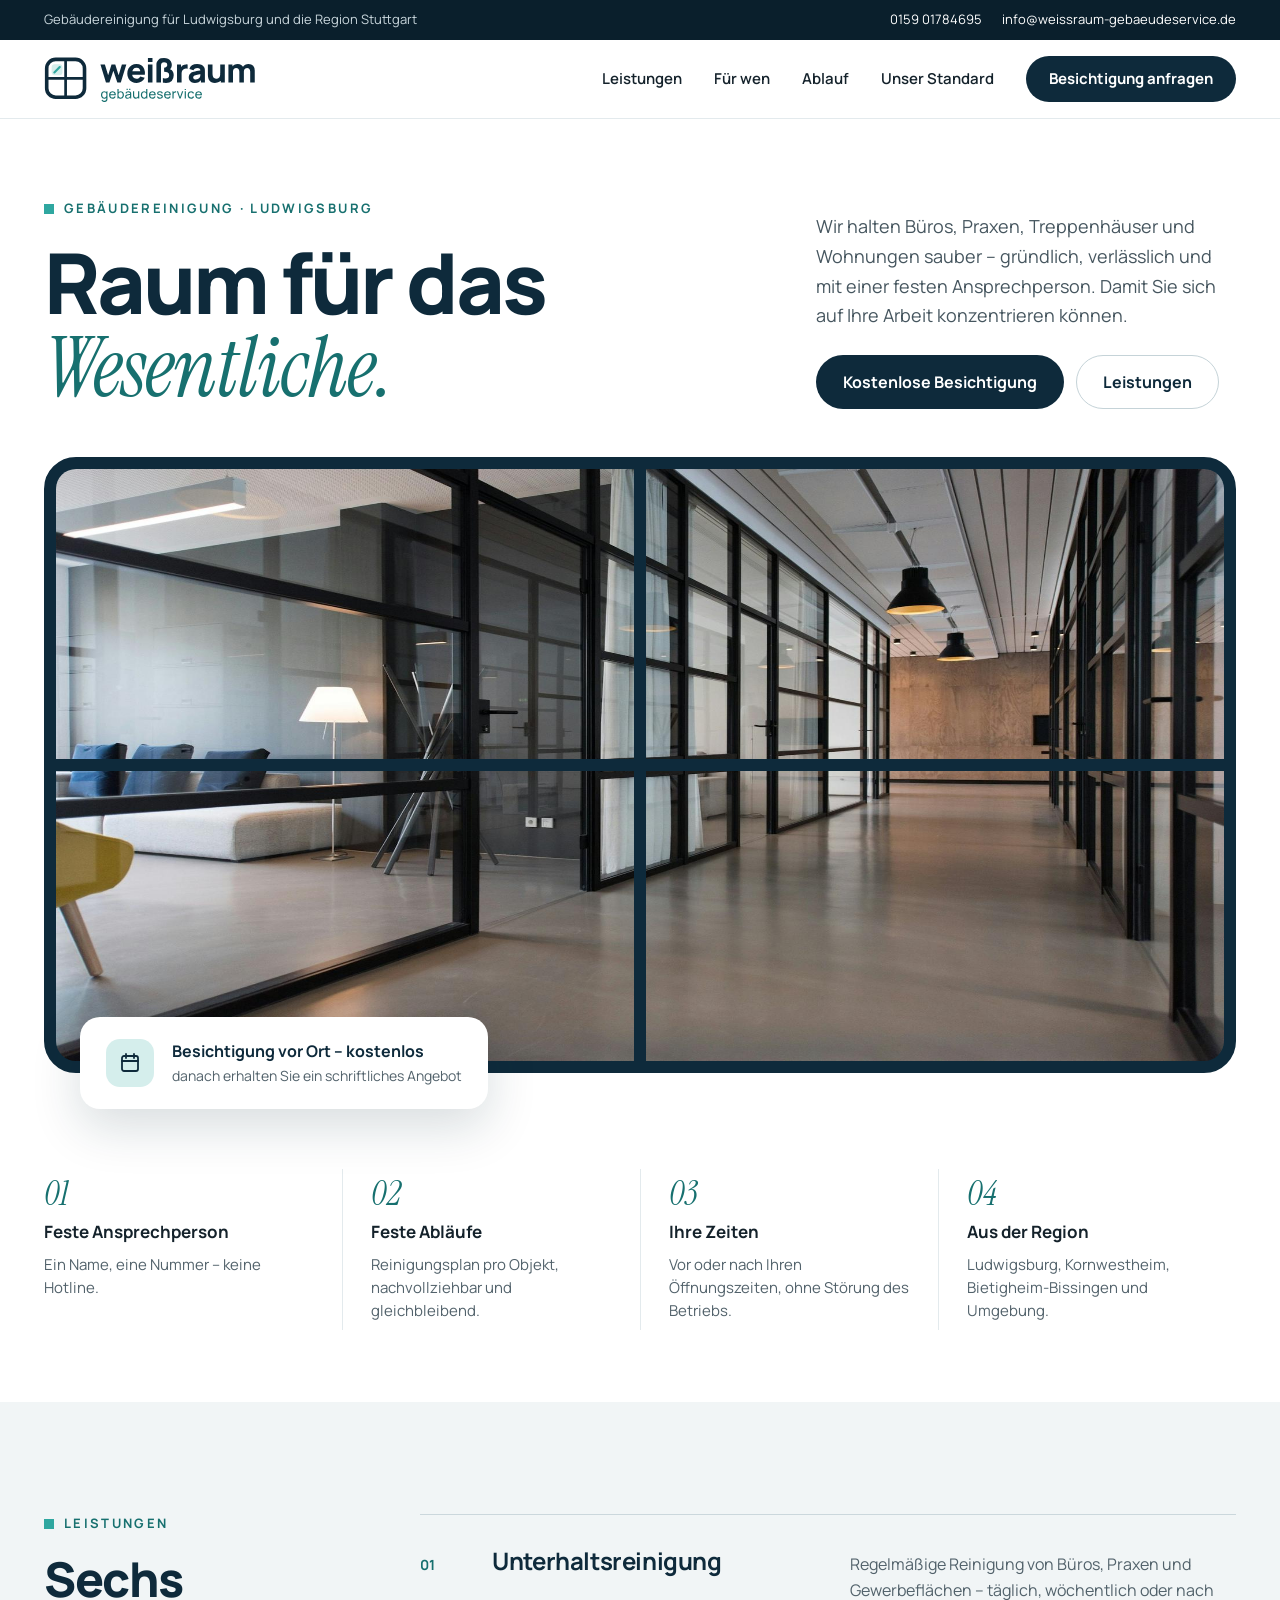
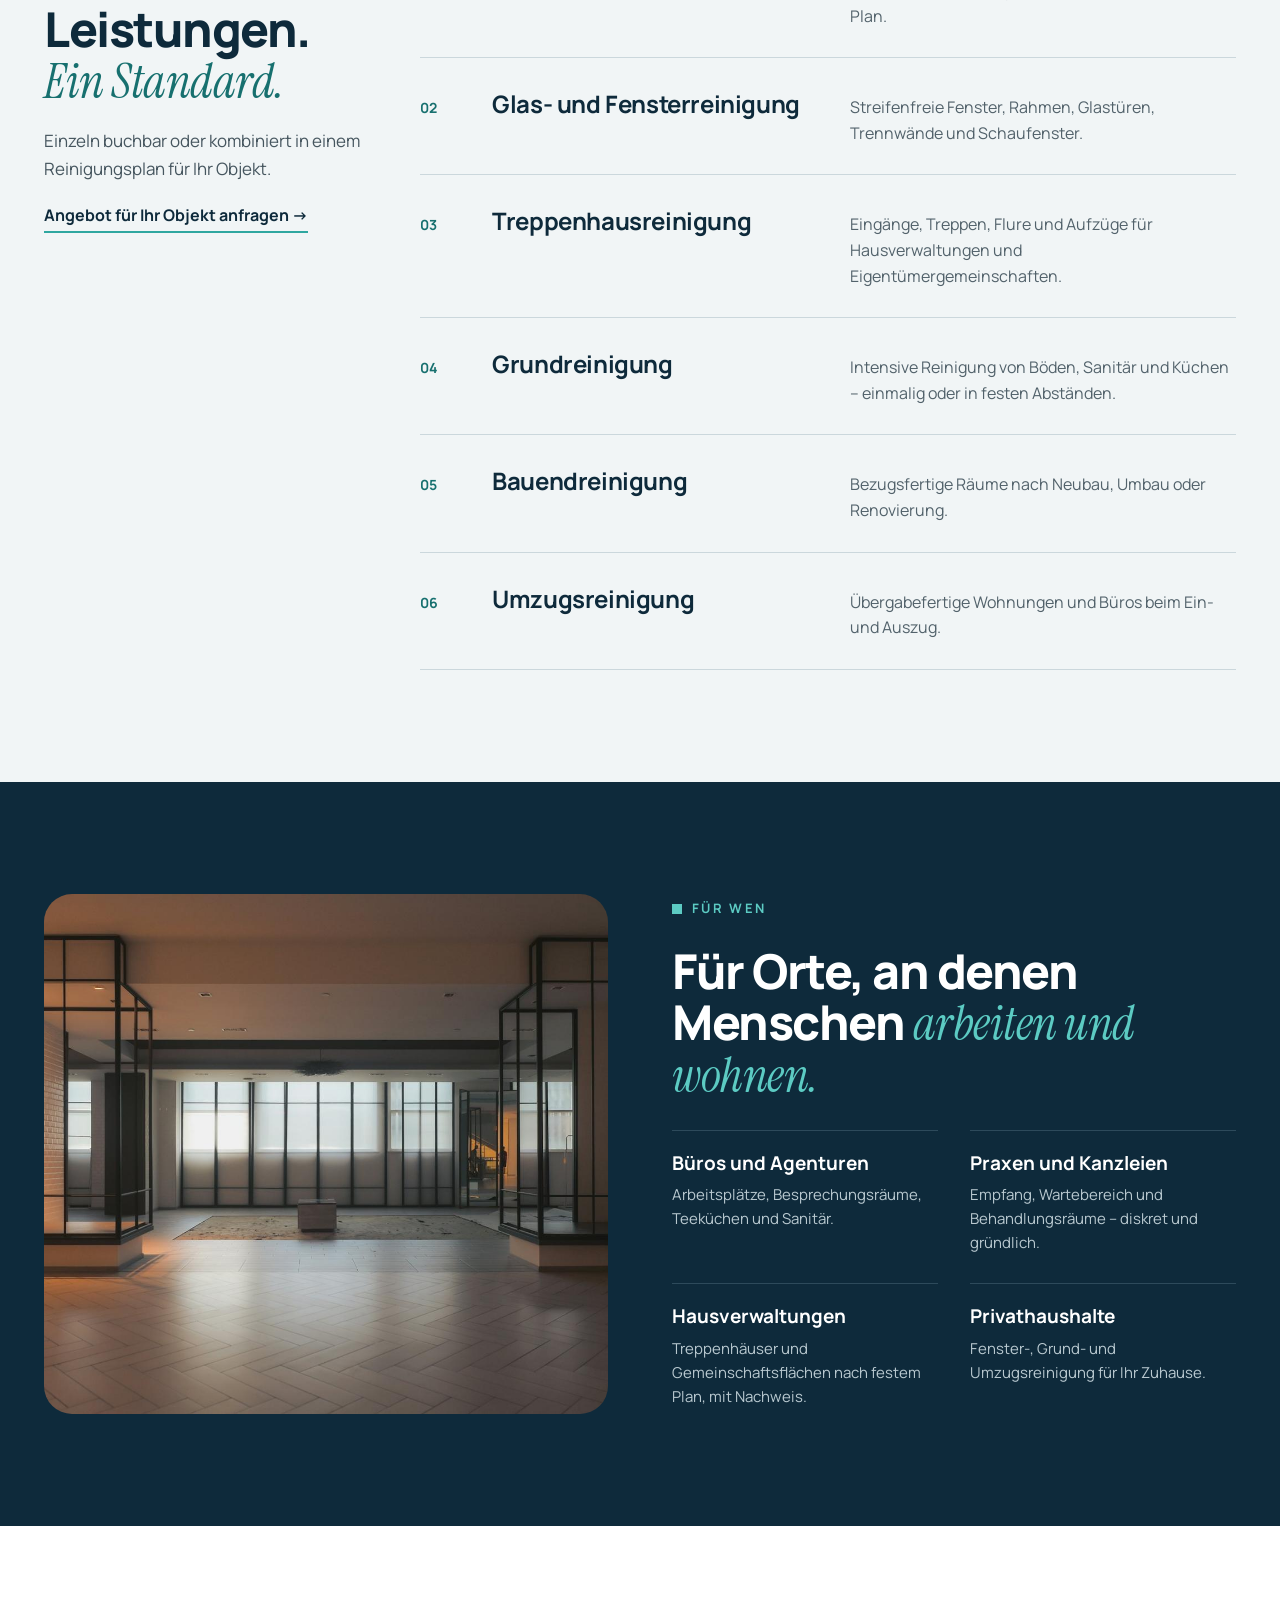
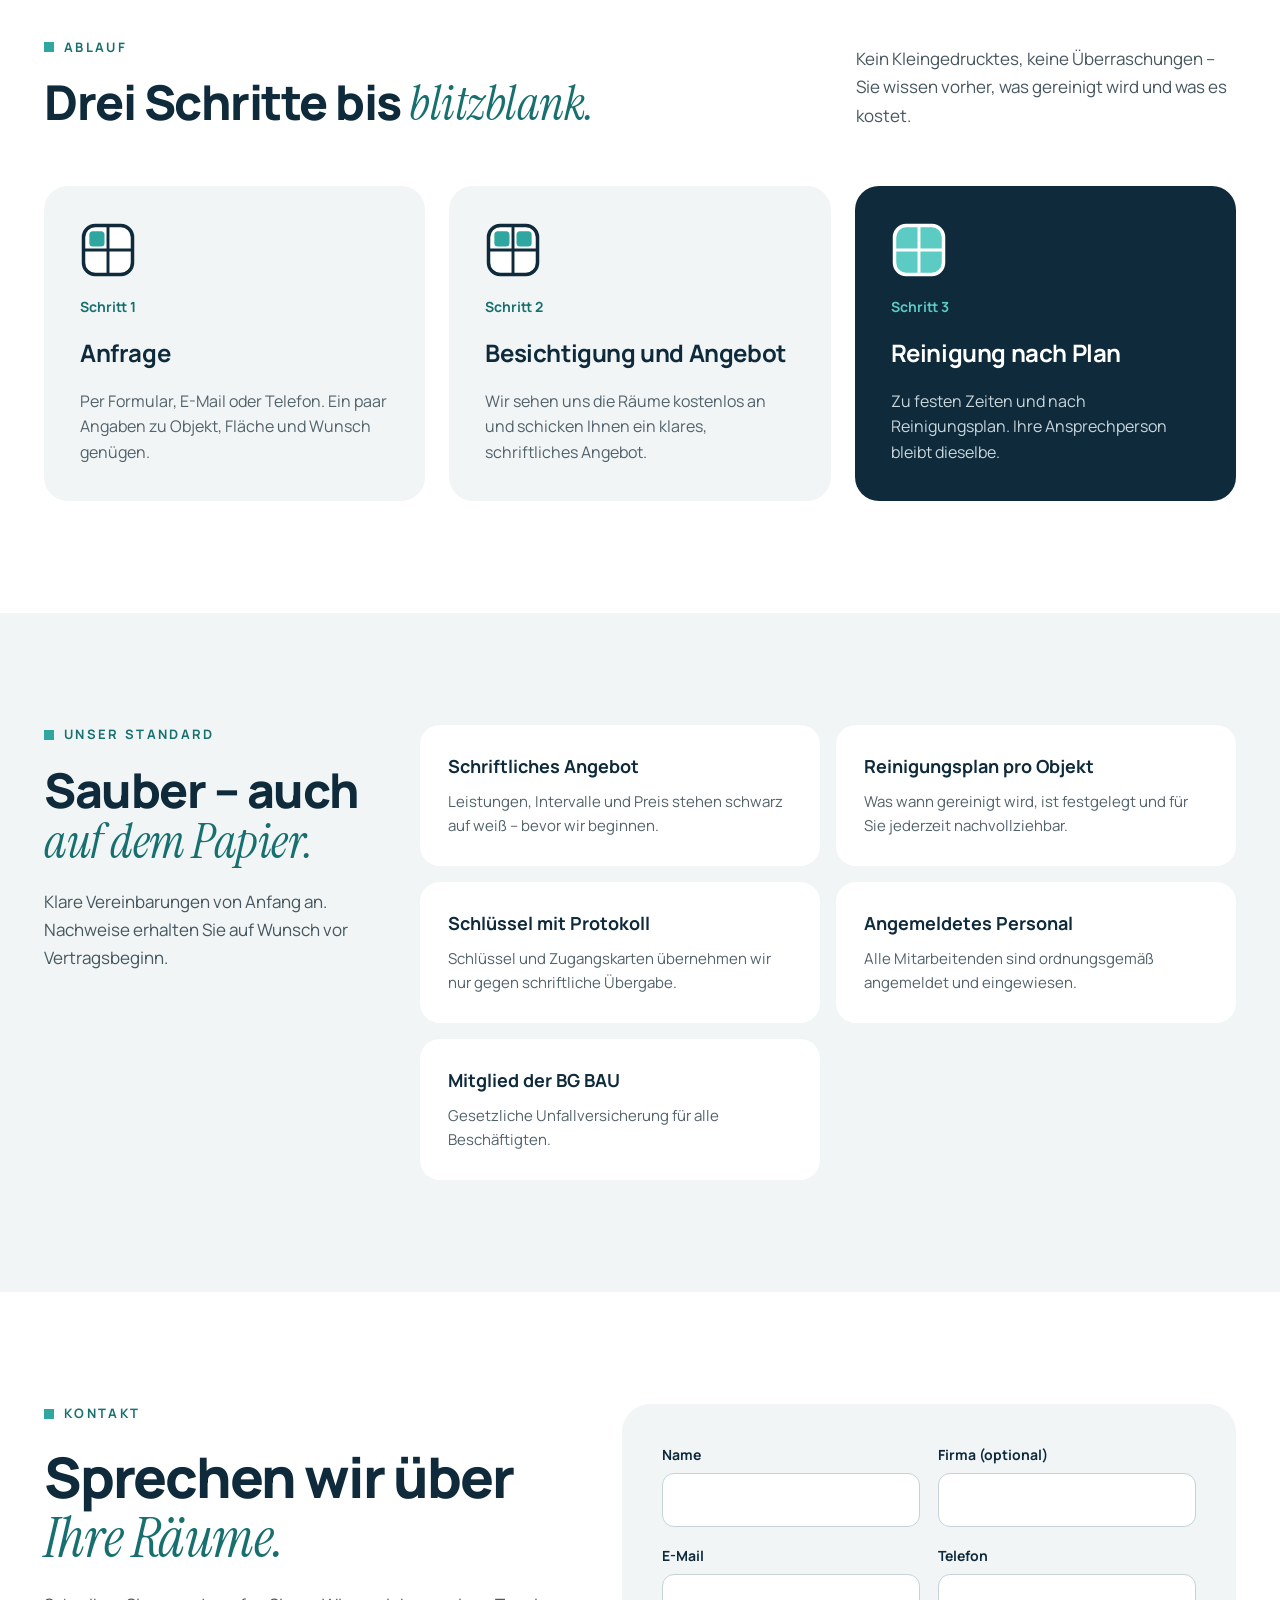
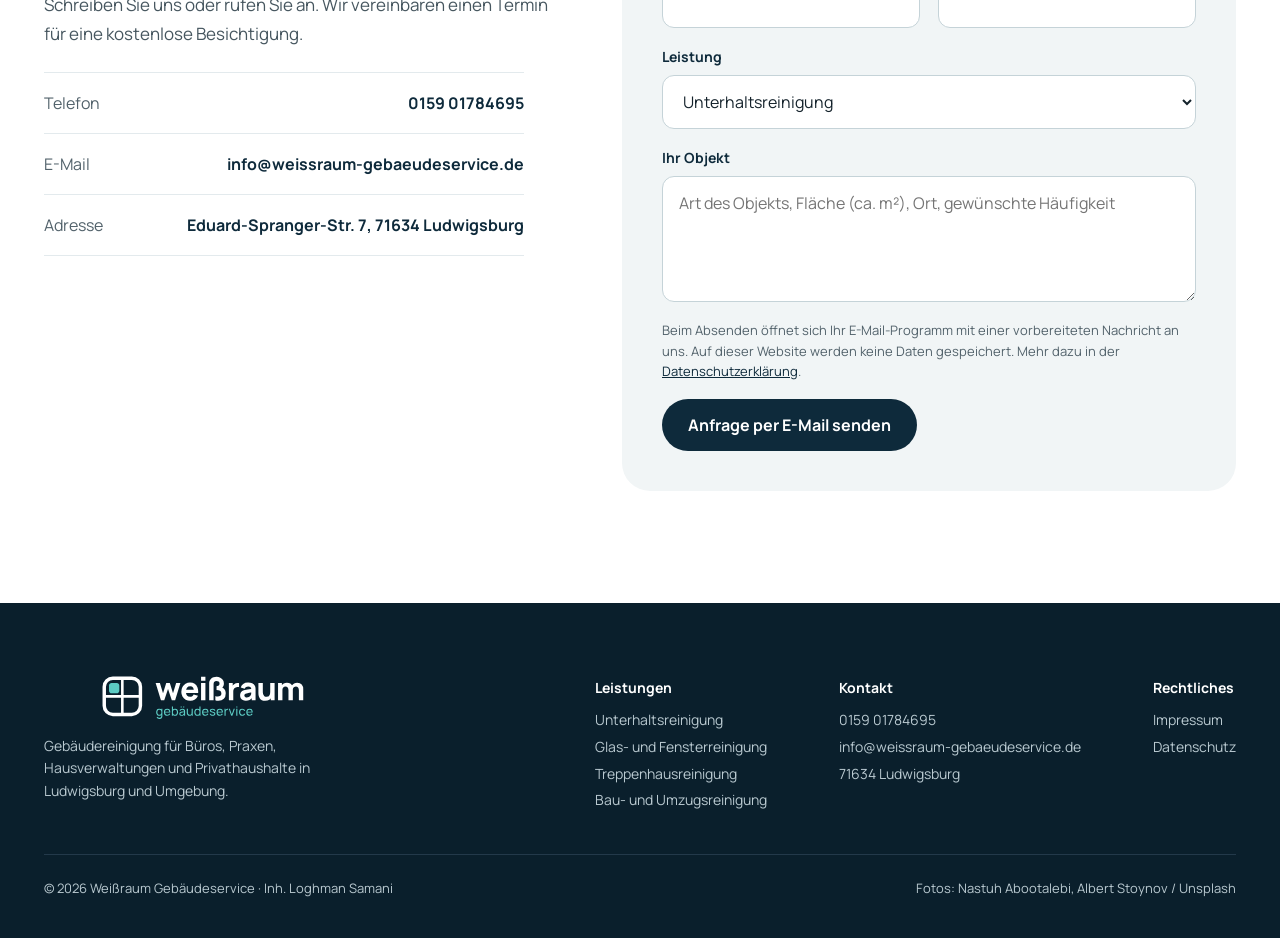
<file: index.html>
<!doctype html>
<html lang="de">
<head>
<meta charset="utf-8">
<meta name="viewport" content="width=device-width, initial-scale=1">
<title>Weißraum Gebäudeservice – Gebäudereinigung in Ludwigsburg</title>
<meta name="description" content="Gebäudereinigung in Ludwigsburg und Umgebung: Unterhaltsreinigung, Glas- und Fensterreinigung, Treppenhaus-, Grund-, Bauend- und Umzugsreinigung. Kostenlose Besichtigung.">
<link rel="canonical" href="https://weissraum-gebaeudeservice.de/">
<meta name="theme-color" content="#0E2A3B">
<meta property="og:type" content="website">
<meta property="og:locale" content="de_DE">
<meta property="og:site_name" content="Weißraum Gebäudeservice">
<meta property="og:title" content="Weißraum Gebäudeservice – Gebäudereinigung in Ludwigsburg">
<meta property="og:description" content="Büros, Praxen, Treppenhäuser und Wohnungen – gründlich, verlässlich, mit fester Ansprechperson. Kostenlose Besichtigung.">
<meta property="og:url" content="https://weissraum-gebaeudeservice.de/">
<meta property="og:image" content="https://weissraum-gebaeudeservice.de/assets/img/og-image.png">
<link rel="icon" href="/favicon.ico" sizes="any">
<link rel="icon" href="/favicon.svg" type="image/svg+xml">
<link rel="apple-touch-icon" href="/apple-touch-icon.png">
<link rel="manifest" href="/site.webmanifest">
<link rel="preload" href="/assets/fonts/manrope.woff2" as="font" type="font/woff2" crossorigin>
<link rel="stylesheet" href="/assets/css/style.css">
<script type="application/ld+json">
{
  "@context": "https://schema.org",
  "@type": "LocalBusiness",
  "name": "Weißraum Gebäudeservice",
  "description": "Gebäudereinigung in Ludwigsburg und Umgebung",
  "url": "https://weissraum-gebaeudeservice.de/",
  "logo": "https://weissraum-gebaeudeservice.de/app-icon-512.png",
  "image": "https://weissraum-gebaeudeservice.de/assets/img/og-image.png",
  "telephone": "+49 159 01784695",
  "email": "info@weissraum-gebaeudeservice.de",
  "address": {
    "@type": "PostalAddress",
    "streetAddress": "Eduard-Spranger-Str. 7",
    "postalCode": "71634",
    "addressLocality": "Ludwigsburg",
    "addressCountry": "DE"
  },
  "areaServed": ["Ludwigsburg", "Kornwestheim", "Bietigheim-Bissingen", "Region Stuttgart"]
}
</script>
</head>
<body>
<a class="skip" href="#inhalt">Zum Inhalt springen</a>

<div class="topbar">
  <div class="wrap">
    <span>Gebäudereinigung für Ludwigsburg und die Region Stuttgart</span>
    <span class="contacts">
      <a href="tel:+4915901784695">0159 01784695</a>
      <a href="mailto:info@weissraum-gebaeudeservice.de">info@weissraum-gebaeudeservice.de</a>
    </span>
  </div>
</div>

<header class="site-header">
  <div class="wrap">
    <a class="brand" href="/" aria-label="Weißraum Gebäudeservice – Startseite"><img src="/assets/img/logo.svg" alt="Weißraum Gebäudeservice" width="307" height="66"></a>
    <nav class="nav" aria-label="Hauptnavigation">
      <a href="#leistungen">Leistungen</a>
      <a href="#kunden">Für wen</a>
      <a href="#ablauf">Ablauf</a>
      <a href="#standard">Unser Standard</a>
      <a class="btn btn-primary" href="#kontakt">Besichtigung anfragen</a>
    </nav>
  </div>
</header>

<main id="inhalt">

  <section class="hero">
    <div class="wrap">
      <div class="hero-top">
        <div class="hero-title">
          <p class="eyebrow">Gebäudereinigung · Ludwigsburg</p>
          <h1>Raum für das <span class="serif">Wesentliche.</span></h1>
        </div>
        <div class="hero-side">
          <p>Wir halten Büros, Praxen, Treppenhäuser und Wohnungen sauber – gründlich, verlässlich und mit einer festen Ansprechperson. Damit Sie sich auf Ihre Arbeit konzentrieren können.</p>
          <div class="actions">
            <a class="btn btn-primary" href="#kontakt">Kostenlose Besichtigung</a>
            <a class="btn btn-ghost" href="#leistungen">Leistungen</a>
          </div>
        </div>
      </div>
      <div class="window">
        <div class="window-panes" role="img" aria-label="Heller Flur mit Glastüren in einem Bürogebäude">
          <span></span><span></span><span></span><span></span>
        </div>
        <div class="window-card">
          <span class="ico"><svg width="24" height="24" viewBox="0 0 24 24" fill="none" stroke="#0E2A3B" stroke-width="1.8" stroke-linecap="round" stroke-linejoin="round" aria-hidden="true"><rect x="4" y="5" width="16" height="15" rx="2"/><path d="M4 10h16M8 3v4M16 3v4"/></svg></span>
          <span><strong>Besichtigung vor Ort – kostenlos</strong><span class="sub">danach erhalten Sie ein schriftliches Angebot</span></span>
        </div>
      </div>
    </div>
  </section>

  <section class="wrap promises" aria-label="Was Sie erwarten können">
    <div class="promise"><span class="num">01</span><strong>Feste Ansprechperson</strong><span>Ein Name, eine Nummer – keine Hotline.</span></div>
    <div class="promise"><span class="num">02</span><strong>Feste Abläufe</strong><span>Reinigungsplan pro Objekt, nachvollziehbar und gleichbleibend.</span></div>
    <div class="promise"><span class="num">03</span><strong>Ihre Zeiten</strong><span>Vor oder nach Ihren Öffnungszeiten, ohne Störung des Betriebs.</span></div>
    <div class="promise"><span class="num">04</span><strong>Aus der Region</strong><span>Ludwigsburg, Kornwestheim, Bietigheim-Bissingen und Umgebung.</span></div>
  </section>

  <section id="leistungen" class="section mist">
    <div class="wrap split">
      <div class="split-intro">
        <p class="eyebrow">Leistungen</p>
        <h2>Sechs Leistungen. <span class="serif">Ein Standard.</span></h2>
        <p class="lead">Einzeln buchbar oder kombiniert in einem Reinigungsplan für Ihr Objekt.</p>
        <a class="textlink" href="#kontakt">Angebot für Ihr Objekt anfragen →</a>
      </div>
      <ol class="services split-main">
        <li><span class="num">01</span><h3>Unterhaltsreinigung</h3><p>Regelmäßige Reinigung von Büros, Praxen und Gewerbeflächen – täglich, wöchentlich oder nach Plan.</p></li>
        <li><span class="num">02</span><h3>Glas- und Fensterreinigung</h3><p>Streifenfreie Fenster, Rahmen, Glastüren, Trennwände und Schaufenster.</p></li>
        <li><span class="num">03</span><h3>Treppenhausreinigung</h3><p>Eingänge, Treppen, Flure und Aufzüge für Hausverwaltungen und Eigentümergemeinschaften.</p></li>
        <li><span class="num">04</span><h3>Grundreinigung</h3><p>Intensive Reinigung von Böden, Sanitär und Küchen – einmalig oder in festen Abständen.</p></li>
        <li><span class="num">05</span><h3>Bauendreinigung</h3><p>Bezugsfertige Räume nach Neubau, Umbau oder Renovierung.</p></li>
        <li><span class="num">06</span><h3>Umzugsreinigung</h3><p>Übergabefertige Wohnungen und Büros beim Ein- und Auszug.</p></li>
      </ol>
    </div>
  </section>

  <section id="kunden" class="section dark">
    <div class="wrap audience">
      <div class="audience-photo" role="img" aria-label="Moderner Innenraum mit großen Fensterfronten"></div>
      <div class="audience-text">
        <p class="eyebrow">Für wen</p>
        <h2>Für Orte, an denen Menschen <span class="serif">arbeiten und wohnen.</span></h2>
        <div class="audience-grid">
          <div><h3>Büros und Agenturen</h3><p>Arbeitsplätze, Besprechungsräume, Teeküchen und Sanitär.</p></div>
          <div><h3>Praxen und Kanzleien</h3><p>Empfang, Wartebereich und Behandlungsräume – diskret und gründlich.</p></div>
          <div><h3>Hausverwaltungen</h3><p>Treppenhäuser und Gemeinschaftsflächen nach festem Plan, mit Nachweis.</p></div>
          <div><h3>Privathaushalte</h3><p>Fenster-, Grund- und Umzugsreinigung für Ihr Zuhause.</p></div>
        </div>
      </div>
    </div>
  </section>

  <section id="ablauf" class="section">
    <div class="wrap">
      <div class="steps-head">
        <div>
          <p class="eyebrow">Ablauf</p>
          <h2>Drei Schritte bis <span class="serif">blitzblank.</span></h2>
        </div>
        <p class="lead">Kein Kleingedrucktes, keine Überraschungen – Sie wissen vorher, was gereinigt wird und was es kostet.</p>
      </div>
      <ol class="steps">
        <li>
          <svg width="56" height="56" viewBox="0 0 48 48" aria-hidden="true"><rect x="3" y="3" width="42" height="42" rx="10" fill="#fff" stroke="#0E2A3B" stroke-width="3"/><path d="M24 4v40M4 24h40" stroke="#0E2A3B" stroke-width="2.5"/><rect x="8" y="8" width="13" height="13" rx="3" fill="#2FA7A0"/></svg>
          <span class="label">Schritt 1</span>
          <h3>Anfrage</h3>
          <p>Per Formular, E-Mail oder Telefon. Ein paar Angaben zu Objekt, Fläche und Wunsch genügen.</p>
        </li>
        <li>
          <svg width="56" height="56" viewBox="0 0 48 48" aria-hidden="true"><rect x="3" y="3" width="42" height="42" rx="10" fill="#fff" stroke="#0E2A3B" stroke-width="3"/><path d="M24 4v40M4 24h40" stroke="#0E2A3B" stroke-width="2.5"/><rect x="8" y="8" width="13" height="13" rx="3" fill="#2FA7A0"/><rect x="27" y="8" width="13" height="13" rx="3" fill="#2FA7A0"/></svg>
          <span class="label">Schritt 2</span>
          <h3>Besichtigung und Angebot</h3>
          <p>Wir sehen uns die Räume kostenlos an und schicken Ihnen ein klares, schriftliches Angebot.</p>
        </li>
        <li class="final">
          <svg width="56" height="56" viewBox="0 0 48 48" aria-hidden="true"><rect x="3" y="3" width="42" height="42" rx="10" fill="#5CCBC3" stroke="#fff" stroke-width="3"/><path d="M24 4v40M4 24h40" stroke="#fff" stroke-width="2.5"/></svg>
          <span class="label">Schritt 3</span>
          <h3>Reinigung nach Plan</h3>
          <p>Zu festen Zeiten und nach Reinigungsplan. Ihre Ansprechperson bleibt dieselbe.</p>
        </li>
      </ol>
    </div>
  </section>

  <section id="standard" class="section mist">
    <div class="wrap split">
      <div class="split-intro">
        <p class="eyebrow">Unser Standard</p>
        <h2>Sauber – auch <span class="serif">auf dem Papier.</span></h2>
        <p class="lead">Klare Vereinbarungen von Anfang an. Nachweise erhalten Sie auf Wunsch vor Vertragsbeginn.</p>
      </div>
      <div class="cards split-main">
        <div class="card"><h3>Schriftliches Angebot</h3><p>Leistungen, Intervalle und Preis stehen schwarz auf weiß – bevor wir beginnen.</p></div>
        <div class="card"><h3>Reinigungsplan pro Objekt</h3><p>Was wann gereinigt wird, ist festgelegt und für Sie jederzeit nachvollziehbar.</p></div>
        <div class="card"><h3>Schlüssel mit Protokoll</h3><p>Schlüssel und Zugangskarten übernehmen wir nur gegen schriftliche Übergabe.</p></div>
        <div class="card"><h3>Angemeldetes Personal</h3><p>Alle Mitarbeitenden sind ordnungsgemäß angemeldet und eingewiesen.</p></div>
        <div class="card"><h3>Mitglied der BG BAU</h3><p>Gesetzliche Unfallversicherung für alle Beschäftigten.</p></div>
        <!-- TODO einblenden, sobald vorhanden:
        <div class="card"><h3>Eingetragener Handwerksbetrieb</h3><p>Gebäudereiniger-Handwerk, Handwerkskammer Region Stuttgart.</p></div>
        <div class="card"><h3>Betriebshaftpflicht</h3><p>Inklusive Schlüsselverlust und Schäden an gereinigten Flächen.</p></div>
        -->
      </div>
    </div>
  </section>

  <section id="kontakt" class="section">
    <div class="wrap contact">
      <div class="contact-info">
        <p class="eyebrow">Kontakt</p>
        <h2>Sprechen wir über <span class="serif">Ihre Räume.</span></h2>
        <p class="lead">Schreiben Sie uns oder rufen Sie an. Wir vereinbaren einen Termin für eine kostenlose Besichtigung.</p>
        <dl class="contact-list">
          <div><dt>Telefon</dt><dd><a href="tel:+4915901784695">0159 01784695</a></dd></div>
          <div><dt>E-Mail</dt><dd><a href="mailto:info@weissraum-gebaeudeservice.de">info@weissraum-gebaeudeservice.de</a></dd></div>
          <div><dt>Adresse</dt><dd>Eduard-Spranger-Str. 7, 71634 Ludwigsburg</dd></div>
        </dl>
      </div>
      <form class="form" id="anfrage" action="mailto:info@weissraum-gebaeudeservice.de" method="post" enctype="text/plain">
        <div class="form-grid">
          <label>Name <input type="text" name="name" autocomplete="name" required></label>
          <label>Firma (optional) <input type="text" name="firma" autocomplete="organization"></label>
          <label>E-Mail <input type="email" name="email" autocomplete="email"></label>
          <label>Telefon <input type="tel" name="telefon" autocomplete="tel"></label>
        </div>
        <label>Leistung
          <select name="leistung">
            <option>Unterhaltsreinigung</option>
            <option>Glas- und Fensterreinigung</option>
            <option>Treppenhausreinigung</option>
            <option>Grundreinigung</option>
            <option>Bauendreinigung</option>
            <option>Umzugsreinigung</option>
            <option>Sonstiges</option>
          </select>
        </label>
        <label>Ihr Objekt <textarea name="nachricht" rows="4" placeholder="Art des Objekts, Fläche (ca. m²), Ort, gewünschte Häufigkeit"></textarea></label>
        <p class="note">Beim Absenden öffnet sich Ihr E-Mail-Programm mit einer vorbereiteten Nachricht an uns. Auf dieser Website werden keine Daten gespeichert. Mehr dazu in der <a href="/datenschutz.html">Datenschutzerklärung</a>.</p>
        <button class="btn btn-primary" type="submit">Anfrage per E-Mail senden</button>
      </form>
    </div>
  </section>

</main>

<footer class="site-footer">
  <div class="wrap">
    <div class="footer-top">
      <div class="footer-brand">
        <img src="/assets/img/logo-weiss.svg" alt="Weißraum Gebäudeservice" width="307" height="66">
        <p>Gebäudereinigung für Büros, Praxen, Hausverwaltungen und Privathaushalte in Ludwigsburg und Umgebung.</p>
      </div>
      <div class="footer-cols">
        <div>
          <strong>Leistungen</strong>
          <a href="/#leistungen">Unterhaltsreinigung</a>
          <a href="/#leistungen">Glas- und Fensterreinigung</a>
          <a href="/#leistungen">Treppenhausreinigung</a>
          <a href="/#leistungen">Bau- und Umzugsreinigung</a>
        </div>
        <div>
          <strong>Kontakt</strong>
          <a href="tel:+4915901784695">0159 01784695</a>
          <a href="mailto:info@weissraum-gebaeudeservice.de">info@weissraum-gebaeudeservice.de</a>
          <span>71634 Ludwigsburg</span>
        </div>
        <div>
          <strong>Rechtliches</strong>
          <a href="/impressum.html">Impressum</a>
          <a href="/datenschutz.html">Datenschutz</a>
        </div>
      </div>
    </div>
    <div class="footer-bottom">
      <span>© 2026 Weißraum Gebäudeservice · Inh. Loghman Samani</span>
      <span>Fotos: Nastuh Abootalebi, Albert Stoynov / Unsplash</span>
    </div>
  </div>
</footer>

<script src="/assets/js/kontakt.js" defer></script>
</body>
</html>
</file>
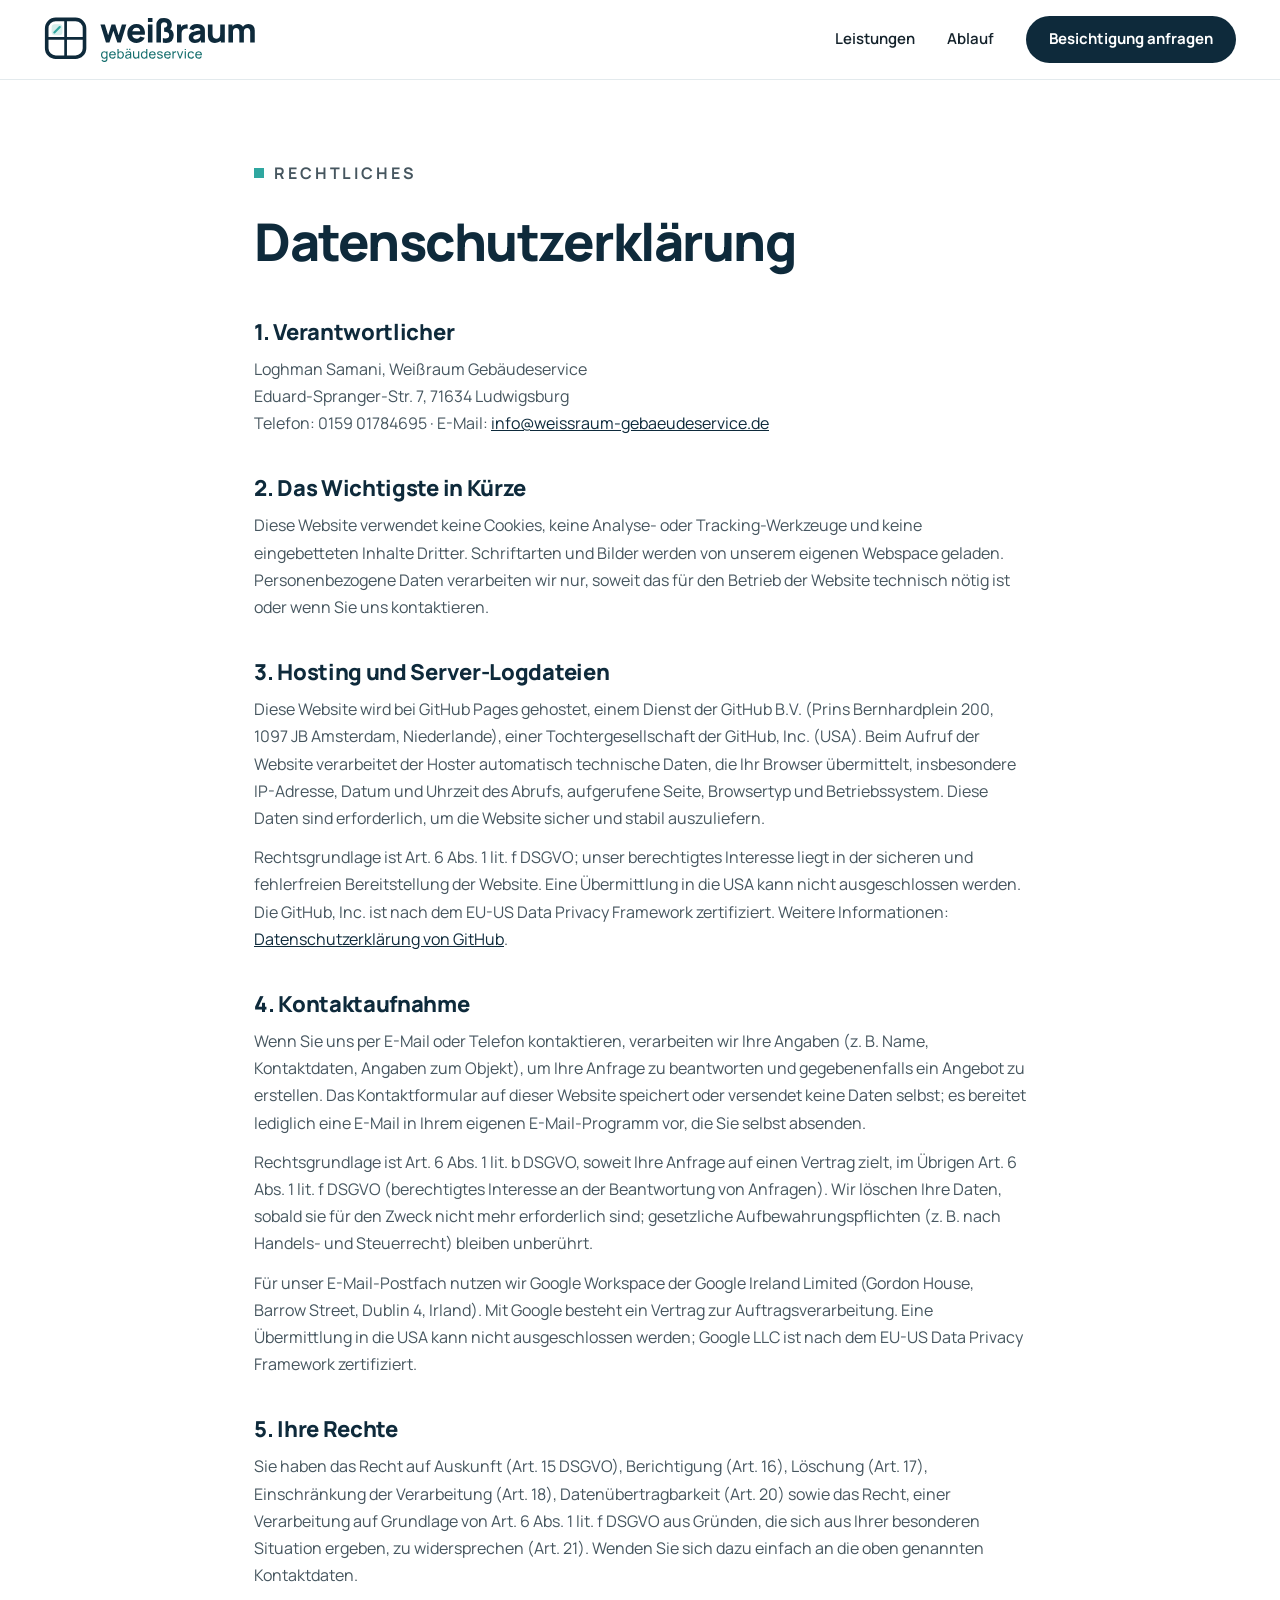
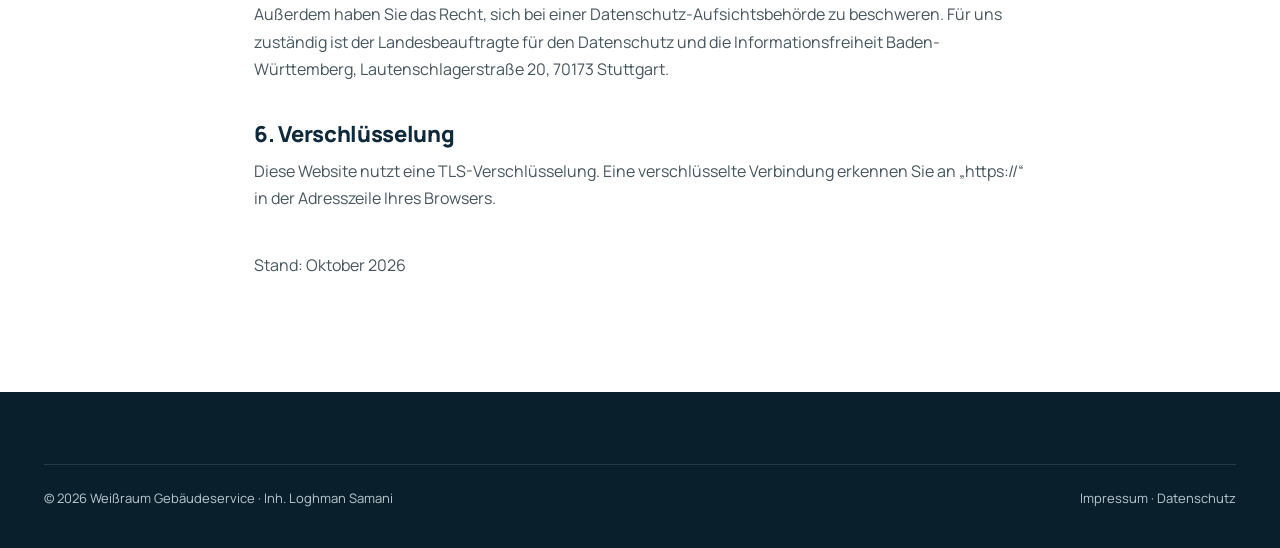
<file: datenschutz.html>
<!doctype html>
<html lang="de">
<head>
<meta charset="utf-8">
<meta name="viewport" content="width=device-width, initial-scale=1">
<title>Datenschutz – Weißraum Gebäudeservice</title>
<meta name="robots" content="noindex, follow">
<meta name="theme-color" content="#0E2A3B">
<link rel="icon" href="/favicon.ico" sizes="any">
<link rel="icon" href="/favicon.svg" type="image/svg+xml">
<link rel="apple-touch-icon" href="/apple-touch-icon.png">
<link rel="stylesheet" href="/assets/css/style.css">
</head>
<body>
<a class="skip" href="#inhalt">Zum Inhalt springen</a>

<header class="site-header">
  <div class="wrap">
    <a class="brand" href="/" aria-label="Weißraum Gebäudeservice – Startseite"><img src="/assets/img/logo.svg" alt="Weißraum Gebäudeservice" width="307" height="66"></a>
    <nav class="nav" aria-label="Hauptnavigation">
      <a href="/#leistungen">Leistungen</a>
      <a href="/#ablauf">Ablauf</a>
      <a class="btn btn-primary" href="/#kontakt">Besichtigung anfragen</a>
    </nav>
  </div>
</header>

<main id="inhalt" class="legal">
  <div class="wrap">
    <p class="eyebrow">Rechtliches</p>
    <h1>Datenschutzerklärung</h1>

    <h2>1. Verantwortlicher</h2>
    <p>Loghman Samani, Weißraum Gebäudeservice<br>
    Eduard-Spranger-Str. 7, 71634 Ludwigsburg<br>
    Telefon: 0159 01784695 · E-Mail: <a href="mailto:info@weissraum-gebaeudeservice.de">info@weissraum-gebaeudeservice.de</a></p>

    <h2>2. Das Wichtigste in Kürze</h2>
    <p>Diese Website verwendet keine Cookies, keine Analyse- oder Tracking-Werkzeuge und keine eingebetteten Inhalte Dritter. Schriftarten und Bilder werden von unserem eigenen Webspace geladen. Personenbezogene Daten verarbeiten wir nur, soweit das für den Betrieb der Website technisch nötig ist oder wenn Sie uns kontaktieren.</p>

    <h2>3. Hosting und Server-Logdateien</h2>
    <p>Diese Website wird bei GitHub Pages gehostet, einem Dienst der GitHub B.V. (Prins Bernhardplein 200, 1097 JB Amsterdam, Niederlande), einer Tochtergesellschaft der GitHub, Inc. (USA). Beim Aufruf der Website verarbeitet der Hoster automatisch technische Daten, die Ihr Browser übermittelt, insbesondere IP-Adresse, Datum und Uhrzeit des Abrufs, aufgerufene Seite, Browsertyp und Betriebssystem. Diese Daten sind erforderlich, um die Website sicher und stabil auszuliefern.</p>
    <p>Rechtsgrundlage ist Art. 6 Abs. 1 lit. f DSGVO; unser berechtigtes Interesse liegt in der sicheren und fehlerfreien Bereitstellung der Website. Eine Übermittlung in die USA kann nicht ausgeschlossen werden. Die GitHub, Inc. ist nach dem EU-US Data Privacy Framework zertifiziert. Weitere Informationen: <a href="https://docs.github.com/de/site-policy/privacy-policies/github-general-privacy-statement" rel="noopener">Datenschutzerklärung von GitHub</a>.</p>

    <h2>4. Kontaktaufnahme</h2>
    <p>Wenn Sie uns per E-Mail oder Telefon kontaktieren, verarbeiten wir Ihre Angaben (z. B. Name, Kontaktdaten, Angaben zum Objekt), um Ihre Anfrage zu beantworten und gegebenenfalls ein Angebot zu erstellen. Das Kontaktformular auf dieser Website speichert oder versendet keine Daten selbst; es bereitet lediglich eine E-Mail in Ihrem eigenen E-Mail-Programm vor, die Sie selbst absenden.</p>
    <p>Rechtsgrundlage ist Art. 6 Abs. 1 lit. b DSGVO, soweit Ihre Anfrage auf einen Vertrag zielt, im Übrigen Art. 6 Abs. 1 lit. f DSGVO (berechtigtes Interesse an der Beantwortung von Anfragen). Wir löschen Ihre Daten, sobald sie für den Zweck nicht mehr erforderlich sind; gesetzliche Aufbewahrungspflichten (z. B. nach Handels- und Steuerrecht) bleiben unberührt.</p>
    <p>Für unser E-Mail-Postfach nutzen wir Google Workspace der Google Ireland Limited (Gordon House, Barrow Street, Dublin 4, Irland). Mit Google besteht ein Vertrag zur Auftragsverarbeitung. Eine Übermittlung in die USA kann nicht ausgeschlossen werden; Google LLC ist nach dem EU-US Data Privacy Framework zertifiziert.</p>

    <h2>5. Ihre Rechte</h2>
    <p>Sie haben das Recht auf Auskunft (Art. 15 DSGVO), Berichtigung (Art. 16), Löschung (Art. 17), Einschränkung der Verarbeitung (Art. 18), Datenübertragbarkeit (Art. 20) sowie das Recht, einer Verarbeitung auf Grundlage von Art. 6 Abs. 1 lit. f DSGVO aus Gründen, die sich aus Ihrer besonderen Situation ergeben, zu widersprechen (Art. 21). Wenden Sie sich dazu einfach an die oben genannten Kontaktdaten.</p>
    <p>Außerdem haben Sie das Recht, sich bei einer Datenschutz-Aufsichtsbehörde zu beschweren. Für uns zuständig ist der Landesbeauftragte für den Datenschutz und die Informationsfreiheit Baden-Württemberg, Lautenschlagerstraße 20, 70173 Stuttgart.</p>

    <h2>6. Verschlüsselung</h2>
    <p>Diese Website nutzt eine TLS-Verschlüsselung. Eine verschlüsselte Verbindung erkennen Sie an „https://“ in der Adresszeile Ihres Browsers.</p>

    <p style="margin-top: 40px">Stand: Oktober 2026</p>
  </div>
</main>

<footer class="site-footer">
  <div class="wrap">
    <div class="footer-bottom">
      <span>© 2026 Weißraum Gebäudeservice · Inh. Loghman Samani</span>
      <span><a href="/impressum.html">Impressum</a> · <a href="/datenschutz.html">Datenschutz</a></span>
    </div>
  </div>
</footer>
</body>
</html>
</file>
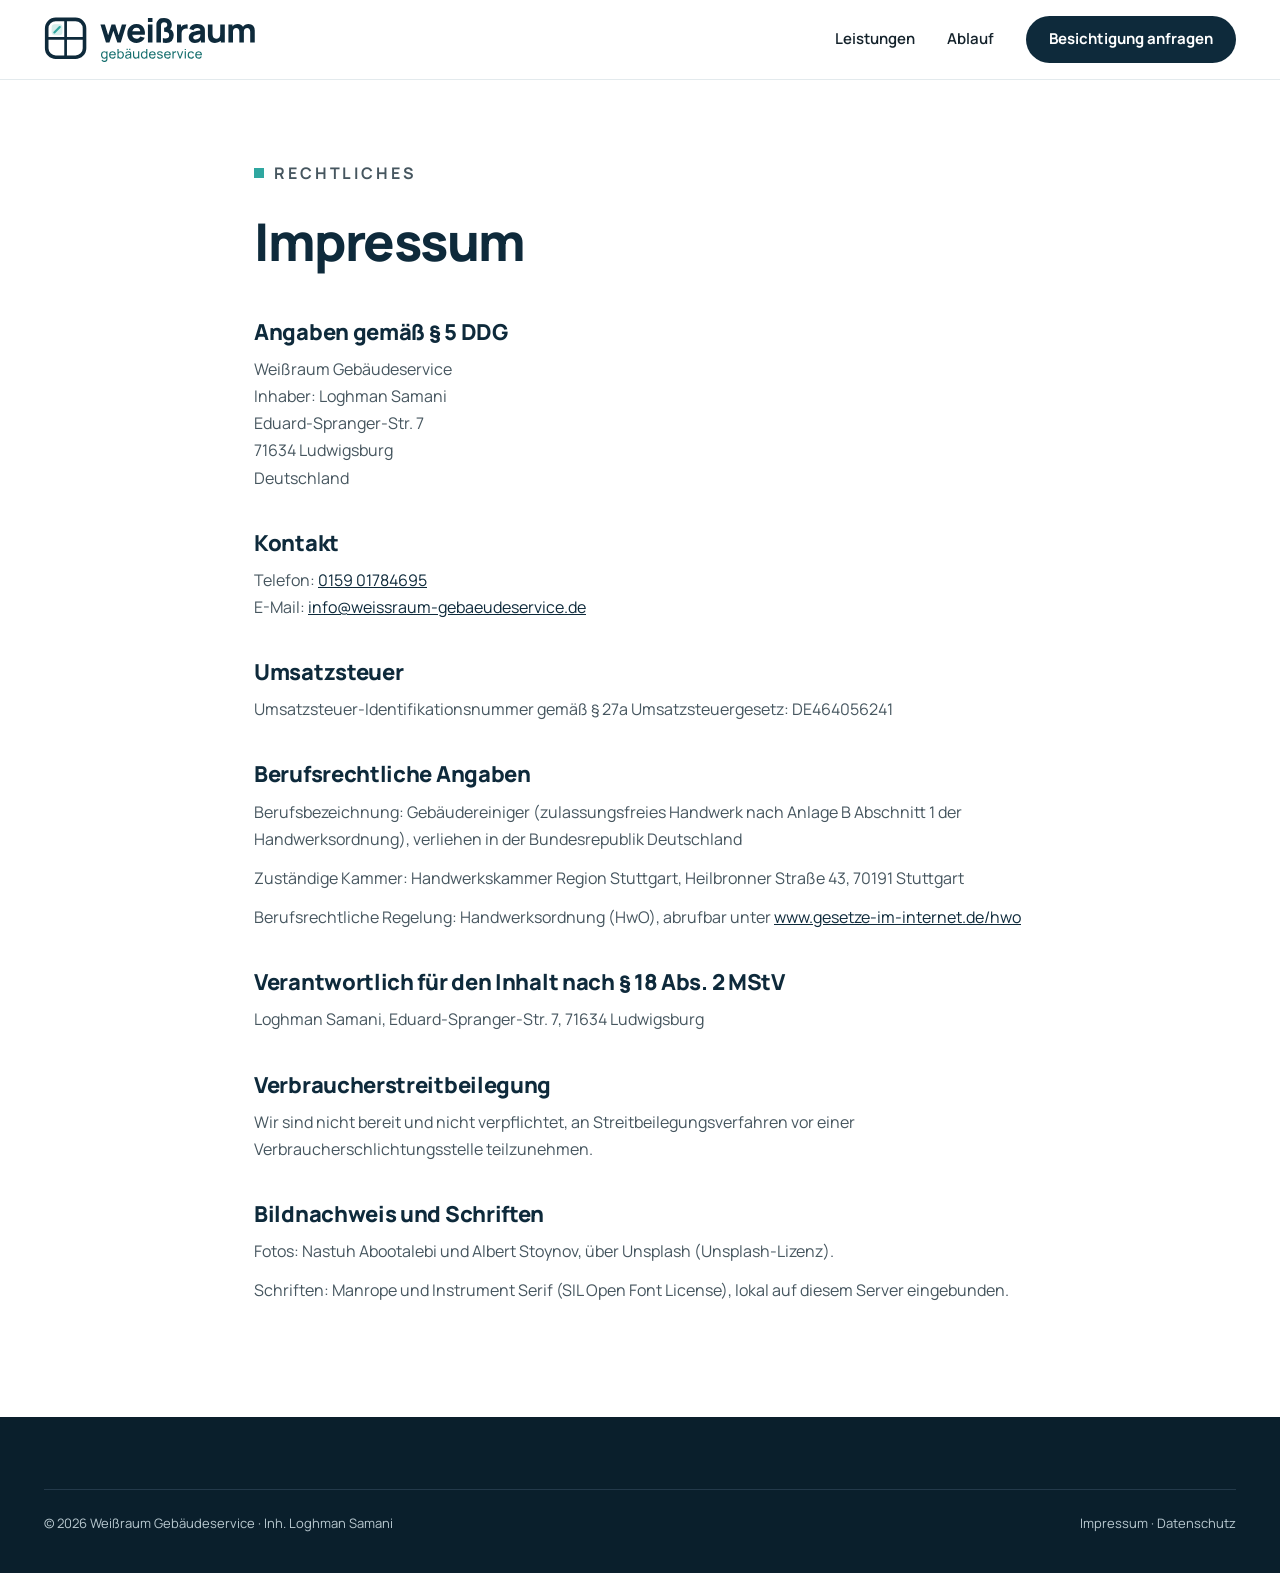
<file: impressum.html>
<!doctype html>
<html lang="de">
<head>
<meta charset="utf-8">
<meta name="viewport" content="width=device-width, initial-scale=1">
<title>Impressum – Weißraum Gebäudeservice</title>
<meta name="robots" content="noindex, follow">
<meta name="theme-color" content="#0E2A3B">
<link rel="icon" href="/favicon.ico" sizes="any">
<link rel="icon" href="/favicon.svg" type="image/svg+xml">
<link rel="apple-touch-icon" href="/apple-touch-icon.png">
<link rel="stylesheet" href="/assets/css/style.css">
</head>
<body>
<a class="skip" href="#inhalt">Zum Inhalt springen</a>

<header class="site-header">
  <div class="wrap">
    <a class="brand" href="/" aria-label="Weißraum Gebäudeservice – Startseite"><img src="/assets/img/logo.svg" alt="Weißraum Gebäudeservice" width="307" height="66"></a>
    <nav class="nav" aria-label="Hauptnavigation">
      <a href="/#leistungen">Leistungen</a>
      <a href="/#ablauf">Ablauf</a>
      <a class="btn btn-primary" href="/#kontakt">Besichtigung anfragen</a>
    </nav>
  </div>
</header>

<main id="inhalt" class="legal">
  <div class="wrap">
    <p class="eyebrow">Rechtliches</p>
    <h1>Impressum</h1>

    <h2>Angaben gemäß § 5 DDG</h2>
    <p>Weißraum Gebäudeservice<br>
    Inhaber: Loghman Samani<br>
    Eduard-Spranger-Str. 7<br>
    71634 Ludwigsburg<br>
    Deutschland</p>

    <h2>Kontakt</h2>
    <p>Telefon: <a href="tel:+4915901784695">0159 01784695</a><br>
    E-Mail: <a href="mailto:info@weissraum-gebaeudeservice.de">info@weissraum-gebaeudeservice.de</a></p>

    <h2>Umsatzsteuer</h2>
    <p>Umsatzsteuer-Identifikationsnummer gemäß § 27a Umsatzsteuergesetz: DE464056241</p>

    <h2>Berufsrechtliche Angaben</h2>
    <p>Berufsbezeichnung: Gebäudereiniger (zulassungsfreies Handwerk nach Anlage B Abschnitt 1 der Handwerksordnung), verliehen in der Bundesrepublik Deutschland</p>
    <p>Zuständige Kammer: Handwerkskammer Region Stuttgart, Heilbronner Straße 43, 70191 Stuttgart</p>
    <p>Berufsrechtliche Regelung: Handwerksordnung (HwO), abrufbar unter <a href="https://www.gesetze-im-internet.de/hwo/" rel="noopener">www.gesetze-im-internet.de/hwo</a></p>

    <h2>Verantwortlich für den Inhalt nach § 18 Abs. 2 MStV</h2>
    <p>Loghman Samani, Eduard-Spranger-Str. 7, 71634 Ludwigsburg</p>

    <h2>Verbraucherstreitbeilegung</h2>
    <p>Wir sind nicht bereit und nicht verpflichtet, an Streitbeilegungsverfahren vor einer Verbraucherschlichtungsstelle teilzunehmen.</p>

    <h2>Bildnachweis und Schriften</h2>
    <p>Fotos: Nastuh Abootalebi und Albert Stoynov, über Unsplash (Unsplash-Lizenz).</p>
    <p>Schriften: Manrope und Instrument Serif (SIL Open Font License), lokal auf diesem Server eingebunden.</p>
  </div>
</main>

<footer class="site-footer">
  <div class="wrap">
    <div class="footer-bottom">
      <span>© 2026 Weißraum Gebäudeservice · Inh. Loghman Samani</span>
      <span><a href="/impressum.html">Impressum</a> · <a href="/datenschutz.html">Datenschutz</a></span>
    </div>
  </div>
</footer>
</body>
</html>
</file>
<file: assets/css/style.css>
/* Weißraum Gebäudeservice – website styles */

@font-face {
  font-family: "Manrope";
  src: url("../fonts/manrope.woff2") format("woff2");
  font-weight: 200 800;
  font-display: swap;
}
@font-face {
  font-family: "Instrument Serif";
  src: url("../fonts/instrument-serif-italic.woff2") format("woff2");
  font-style: italic;
  font-weight: 400;
  font-display: swap;
}

:root {
  --petrol: #0E2A3B;
  --petrol-deep: #0A1F2C;
  --teal: #2FA7A0;
  --teal-text: #17706F;
  --teal-light: #5CCBC3;
  --pane: #D5EEEC;
  --mist: #F1F5F6;
  --line: #E3EAED;
  --line-strong: #CBD7DC;
  --ink: #14222B;
  --muted: #52626B;
  --body: #46565F;
  --sans: "Manrope", system-ui, sans-serif;
  --serif: "Instrument Serif", Georgia, serif;
}

*, *::before, *::after { box-sizing: border-box; }
html { scroll-behavior: smooth; scroll-padding-top: 24px; }
body { margin: 0; font-family: var(--sans); color: var(--ink); background: #fff; line-height: 1.5; -webkit-font-smoothing: antialiased; }
img { max-width: 100%; display: block; }
a { color: var(--petrol); }
a:hover { color: var(--teal-text); }
:focus-visible { outline: 3px solid var(--teal); outline-offset: 3px; }

.wrap { max-width: 1240px; margin: 0 auto; padding: 0 24px; }
.skip { position: absolute; left: -9999px; }
.skip:focus { left: 16px; top: 16px; background: #fff; padding: 12px 16px; z-index: 10; }

/* type */
.eyebrow { display: flex; align-items: center; gap: 10px; margin: 0; font-size: 13px; font-weight: 700; letter-spacing: .18em; text-transform: uppercase; color: var(--teal-text); }
.eyebrow::before { content: ""; width: 10px; height: 10px; background: var(--teal); }
.dark .eyebrow { color: var(--teal-light); }
.dark .eyebrow::before { background: var(--teal-light); }
.serif { font-family: var(--serif); font-style: italic; font-weight: 400; letter-spacing: -.5px; color: var(--teal-text); }
.dark .serif { color: var(--teal-light); }
h1, h2, h3 { margin: 0; color: var(--petrol); }
h2 { font-size: clamp(34px, 4.2vw, 48px); line-height: 1.05; font-weight: 800; letter-spacing: -1.5px; }
h3 { font-size: 20px; font-weight: 700; }
p { margin: 0; }
.lead { font-size: 17px; line-height: 1.65; color: var(--body); }

/* buttons */
.btn { display: inline-flex; align-items: center; justify-content: center; min-height: 48px; padding: 14px 26px; border-radius: 999px; font: inherit; font-weight: 700; font-size: 16px; text-decoration: none; cursor: pointer; border: 1.5px solid transparent; }
.btn-primary { background: var(--petrol); color: #fff; }
.btn-primary:hover { background: var(--petrol-deep); color: #fff; }
.btn-ghost { border-color: #C5D3D8; color: var(--petrol); background: #fff; }
.btn-ghost:hover { border-color: var(--petrol); color: var(--petrol); }
.textlink { align-self: flex-start; font-weight: 700; text-decoration: none; border-bottom: 2px solid var(--teal); padding-bottom: 4px; }

/* utility bar + header */
.topbar { background: var(--petrol-deep); color: #C9D6DC; font-size: 13px; }
.topbar .wrap { display: flex; flex-wrap: wrap; justify-content: space-between; gap: 6px 24px; padding-top: 10px; padding-bottom: 10px; }
.topbar a { color: #fff; text-decoration: none; }
.topbar a:hover { color: var(--teal-light); }
.topbar .contacts { display: flex; flex-wrap: wrap; gap: 6px 20px; }

.site-header { border-bottom: 1px solid var(--line); background: #fff; }
.site-header .wrap { display: flex; flex-wrap: wrap; align-items: center; justify-content: space-between; gap: 16px; padding-top: 16px; padding-bottom: 16px; }
.brand img { height: 46px; width: auto; }
.nav { display: flex; flex-wrap: wrap; align-items: center; gap: 8px 32px; font-size: 15px; font-weight: 600; }
.nav a:not(.btn) { color: var(--ink); text-decoration: none; }
.nav a:not(.btn):hover { color: var(--teal-text); }
.nav .btn { min-height: 44px; padding: 11px 22px; font-size: 15px; }

/* hero */
.hero { padding: 80px 0 0; }
.hero-top { display: flex; flex-wrap: wrap; align-items: flex-end; justify-content: space-between; gap: 32px; margin-bottom: 48px; }
.hero-title { flex: 1 1 600px; min-width: 0; display: flex; flex-direction: column; gap: 22px; }
.hero h1 { font-size: clamp(46px, 7vw, 84px); line-height: .98; font-weight: 800; letter-spacing: -3px; }
.hero h1 .serif { letter-spacing: -1px; }
.hero-side { flex: 1 1 340px; max-width: 420px; display: flex; flex-direction: column; gap: 24px; }
.hero-side p { font-size: 18px; line-height: 1.65; color: var(--body); }
.actions { display: flex; flex-wrap: wrap; gap: 12px; }

.window { position: relative; }
.window-panes { display: grid; grid-template-columns: 1fr 1fr; grid-template-rows: 290px 290px; gap: 12px; border: 12px solid var(--petrol); border-radius: 32px; background: var(--petrol); overflow: hidden; }
.window-panes span { background-image: url("../img/flur.jpg"); background-size: 200% 200%; background-repeat: no-repeat; }
.window-panes span:nth-child(1) { background-position: 0 0; }
.window-panes span:nth-child(2) { background-position: 100% 0; }
.window-panes span:nth-child(3) { background-position: 0 100%; }
.window-panes span:nth-child(4) { background-position: 100% 100%; }
.window-card { position: absolute; left: 36px; bottom: -36px; max-width: 420px; display: flex; align-items: center; gap: 18px; background: #fff; border-radius: 20px; padding: 22px 26px; box-shadow: 0 18px 50px rgba(14, 42, 59, .16); }
.window-card .ico { flex-shrink: 0; width: 48px; height: 48px; border-radius: 14px; background: var(--pane); display: flex; align-items: center; justify-content: center; }
.window-card strong { display: block; font-size: 16px; color: var(--petrol); }
.window-card span.sub { font-size: 14px; color: var(--muted); }

/* promises */
.promises { display: grid; grid-template-columns: repeat(4, minmax(0, 1fr)); padding-top: 96px; padding-bottom: 72px; }
.promise { padding: 8px 28px; border-left: 1px solid var(--line); display: flex; flex-direction: column; gap: 8px; }
.promise:first-child { padding-left: 0; border-left: 0; }
.promise .num { font-family: var(--serif); font-style: italic; font-size: 34px; line-height: 1; color: var(--teal-text); }
.promise strong { font-size: 17px; }
.promise span:last-child { font-size: 15px; line-height: 1.55; color: var(--muted); }

/* sections */
.section { padding: 112px 0; }
.mist { background: var(--mist); }
.dark { background: var(--petrol); color: #fff; }
.dark h2, .dark h3 { color: #fff; }
.split { display: flex; flex-wrap: wrap; gap: 56px; }
.split-intro { flex: 1 1 320px; max-width: 420px; display: flex; flex-direction: column; gap: 20px; }
.split-main { flex: 999 1 560px; min-width: 0; }

/* services */
.services { margin: 0; padding: 0; list-style: none; border-top: 1px solid var(--line-strong); }
.services li { display: flex; flex-wrap: wrap; align-items: baseline; gap: 8px 32px; padding: 28px 0; border-bottom: 1px solid var(--line-strong); }
.services .num { width: 40px; font-size: 14px; font-weight: 700; color: var(--teal-text); }
.services h3 { flex: 1 1 240px; font-size: 24px; letter-spacing: -.4px; }
.services p { flex: 1 1 300px; font-size: 16px; line-height: 1.6; color: var(--muted); }

/* audiences */
.audience { display: flex; flex-wrap: wrap; align-items: stretch; gap: 64px; }
.audience-photo { flex: 1 1 440px; min-height: 520px; border-radius: 28px; background: url("../img/fensterraum.jpg") center / cover; }
.audience-text { flex: 1 1 440px; min-width: 0; display: flex; flex-direction: column; justify-content: center; gap: 28px; }
.audience-grid { display: grid; grid-template-columns: repeat(auto-fit, minmax(220px, 1fr)); gap: 28px 32px; }
.audience-grid div { padding-top: 18px; border-top: 1px solid #2D4A5B; display: flex; flex-direction: column; gap: 6px; }
.audience-grid h3 { font-size: 19px; }
.audience-grid p { font-size: 15px; line-height: 1.6; color: #B9C9D0; }

/* steps */
.steps-head { display: flex; flex-wrap: wrap; justify-content: space-between; align-items: flex-end; gap: 24px; margin-bottom: 56px; }
.steps-head > div { display: flex; flex-direction: column; gap: 20px; max-width: 640px; }
.steps-head p { max-width: 380px; }
.steps { margin: 0; padding: 0; list-style: none; display: grid; grid-template-columns: repeat(auto-fit, minmax(280px, 1fr)); gap: 24px; }
.steps li { background: var(--mist); border-radius: 24px; padding: 36px; display: flex; flex-direction: column; gap: 18px; }
.steps li.final { background: var(--petrol); color: #fff; }
.steps .label { font-size: 14px; font-weight: 700; color: var(--teal-text); }
.steps li.final .label { color: var(--teal-light); }
.steps h3 { font-size: 24px; letter-spacing: -.4px; }
.steps li.final h3 { color: #fff; }
.steps p { font-size: 16px; line-height: 1.6; color: var(--muted); }
.steps li.final p { color: #C9D6DC; }

/* standard */
.cards { display: grid; grid-template-columns: repeat(2, minmax(0, 1fr)); gap: 16px; align-content: start; }
.card { background: #fff; border-radius: 20px; padding: 28px; display: flex; flex-direction: column; gap: 10px; }
.card h3 { font-size: 18px; }
.card p { font-size: 15px; line-height: 1.6; color: var(--muted); }

/* contact */
.contact { display: flex; flex-wrap: wrap; gap: 64px; }
.contact-info { flex: 1 1 380px; min-width: 0; display: flex; flex-direction: column; gap: 24px; }
.contact-info h2 { font-size: clamp(38px, 5vw, 56px); letter-spacing: -2px; }
.contact-list { margin: 0; border-top: 1px solid var(--line); max-width: 480px; }
.contact-list div { display: flex; flex-wrap: wrap; justify-content: space-between; gap: 4px 16px; padding: 18px 0; border-bottom: 1px solid var(--line); }
.contact-list dt { color: var(--muted); }
.contact-list dd { margin: 0; font-weight: 700; color: var(--petrol); }
.contact-list a { text-decoration: none; }
.form { flex: 1 1 480px; min-width: 0; background: var(--mist); border-radius: 28px; padding: 40px; display: flex; flex-direction: column; gap: 18px; }
.form-grid { display: grid; grid-template-columns: repeat(auto-fit, minmax(200px, 1fr)); gap: 18px; }
.form label { display: flex; flex-direction: column; gap: 8px; font-size: 14px; font-weight: 700; color: var(--petrol); }
.form input, .form select, .form textarea { font: inherit; font-weight: 400; font-size: 16px; padding: 14px 16px; border: 1px solid #C5D3D8; border-radius: 12px; background: #fff; color: var(--ink); }
.form textarea { resize: vertical; min-height: 120px; }
.form .note { font-size: 13px; line-height: 1.55; color: var(--muted); }
.form .btn { align-self: flex-start; border: 0; }

/* footer */
.site-footer { background: var(--petrol-deep); color: #B9C9D0; font-size: 14px; }
.site-footer .wrap { padding-top: 72px; padding-bottom: 40px; display: flex; flex-direction: column; gap: 40px; }
.footer-top { display: flex; flex-wrap: wrap; justify-content: space-between; gap: 40px; }
.footer-brand { max-width: 320px; display: flex; flex-direction: column; gap: 16px; line-height: 1.6; }
.footer-brand img { height: 44px; width: auto; }
.footer-cols { display: flex; flex-wrap: wrap; gap: 40px 72px; line-height: 1.9; }
.footer-cols div { display: flex; flex-direction: column; }
.footer-cols strong { color: #fff; margin-bottom: 6px; }
.site-footer a { color: #B9C9D0; text-decoration: none; }
.site-footer a:hover { color: #fff; }
.footer-bottom { display: flex; flex-wrap: wrap; justify-content: space-between; gap: 12px; font-size: 13px; border-top: 1px solid #23394A; padding-top: 24px; }

/* legal pages */
.legal { padding: 80px 0 112px; }
.legal .wrap { max-width: 820px; }
.legal h1 { font-size: clamp(36px, 5vw, 52px); font-weight: 800; letter-spacing: -1.5px; margin: 16px 0 40px; }
.legal h2 { font-size: 22px; letter-spacing: -.3px; margin: 40px 0 12px; }
.legal h3 { font-size: 17px; margin: 24px 0 8px; }
.legal p, .legal li { font-size: 16px; line-height: 1.7; color: var(--body); }
.legal p + p { margin-top: 12px; }
.legal ul { padding-left: 20px; }

/* responsive */
@media (max-width: 960px) {
  .promises { grid-template-columns: repeat(2, minmax(0, 1fr)); row-gap: 32px; }
  .promise:nth-child(3) { padding-left: 0; border-left: 0; }
}
@media (max-width: 760px) {
  .nav a:not(.btn) { display: none; }
  .brand img { height: 38px; }
  .hero { padding-top: 48px; }
  .hero h1 { letter-spacing: -1.5px; }
  .window-panes { grid-template-rows: 170px 170px; gap: 8px; border-width: 8px; border-radius: 22px; }
  .window-card { position: static; margin-top: 16px; max-width: none; box-shadow: none; border: 1px solid var(--line); }
  .promises { grid-template-columns: 1fr; padding-top: 56px; }
  .cards { grid-template-columns: 1fr; }
  .promise { padding-left: 0; border-left: 0; }
  .section { padding: 72px 0; }
  .audience-photo { min-height: 280px; }
  .form { padding: 24px; }
}
</file>
